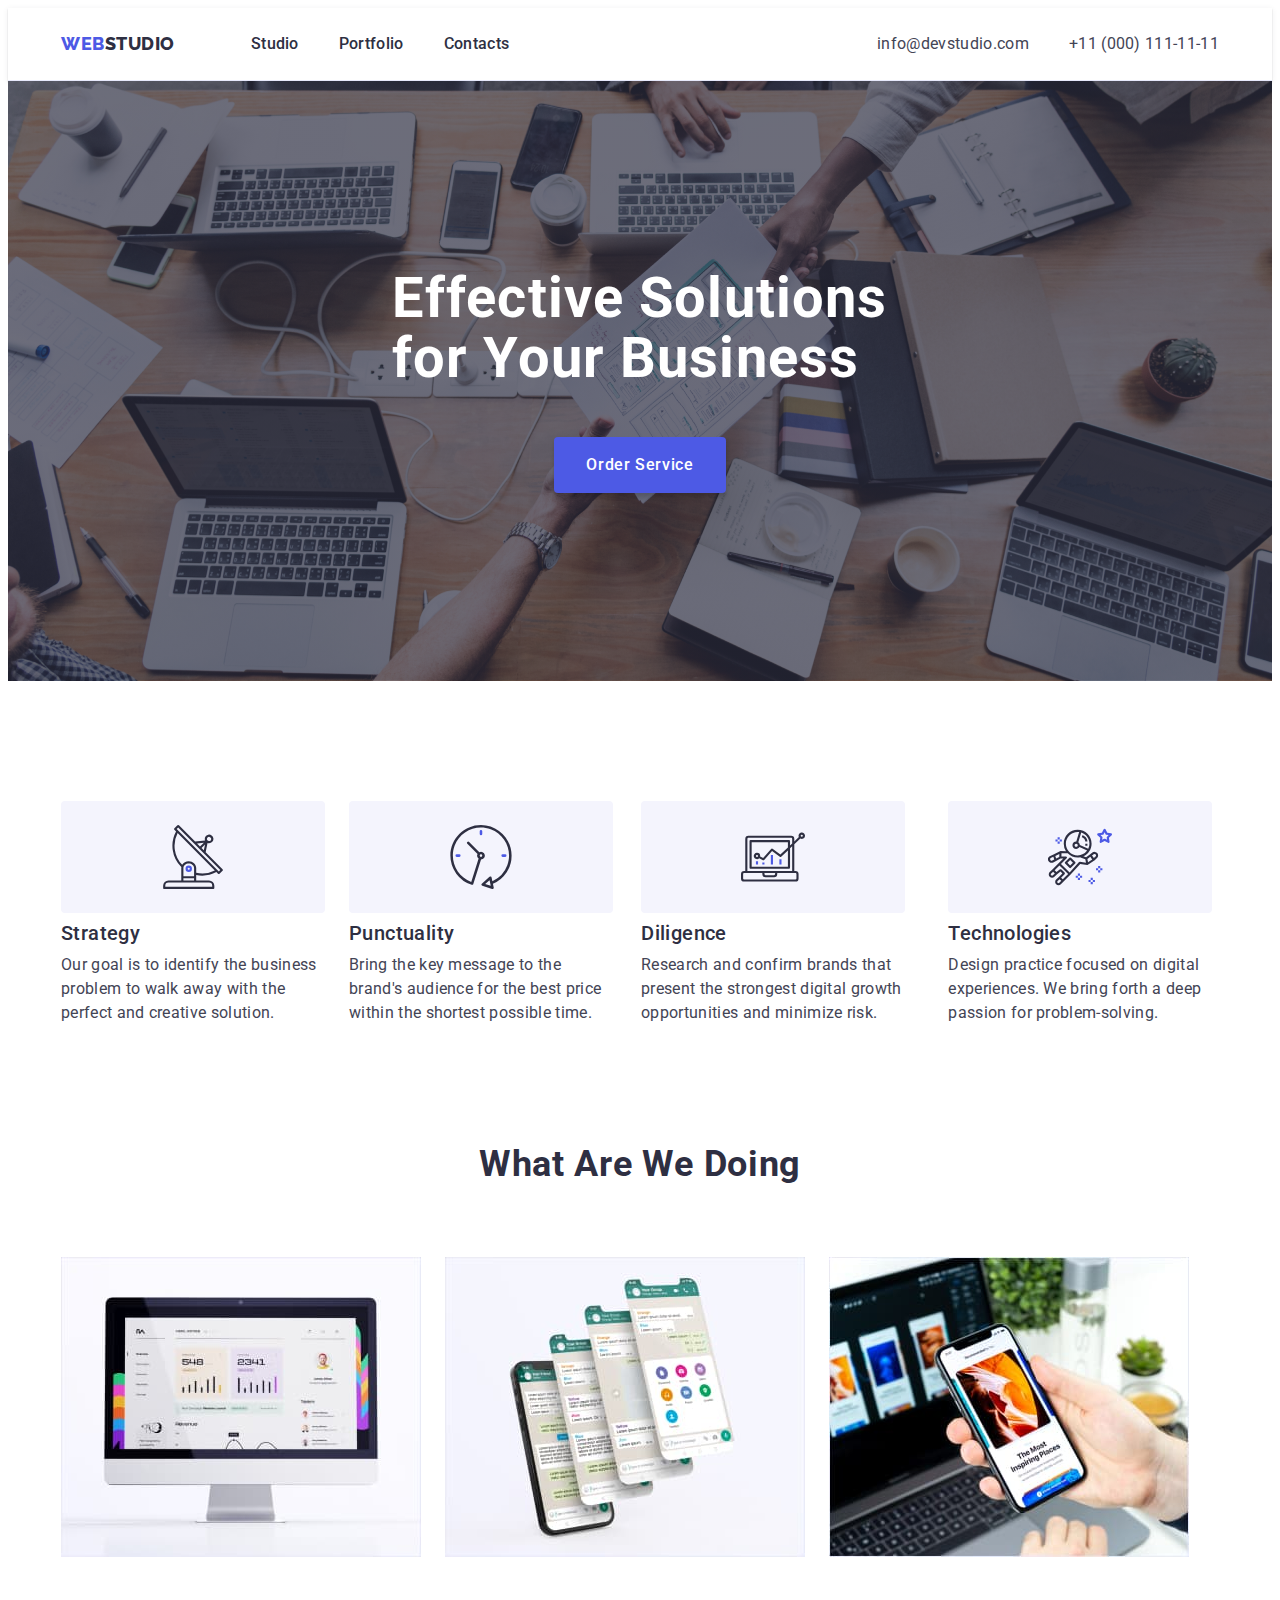
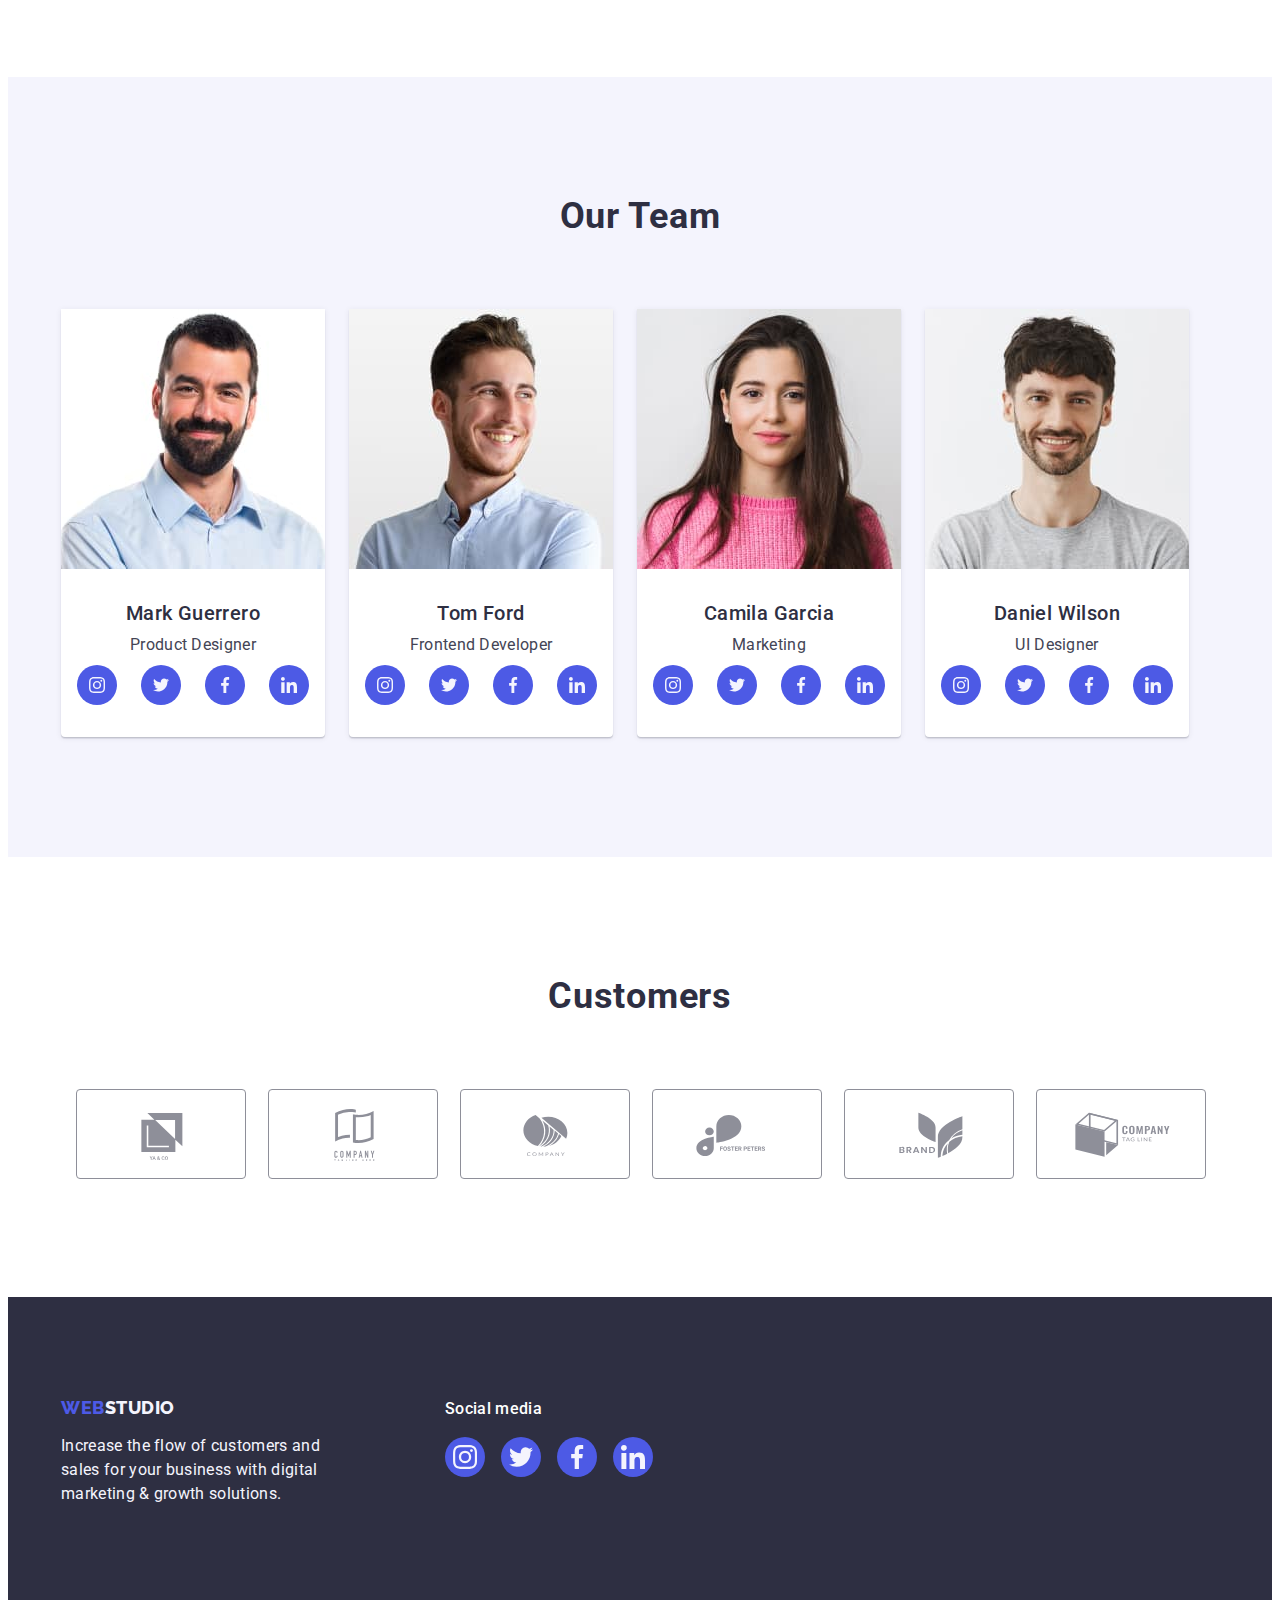
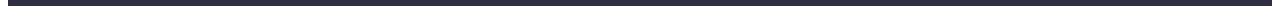
<file: index.html>
<!DOCTYPE html>
<html lang="en">
  <head>
    <meta charset="UTF-8" />
    <meta http-equiv="X-UA-Compatible" content="IE=edge" />
    <meta name="viewport" content="width=device-width, initial-scale=1.0" />
    <title>WebStudio</title>
    <link rel="preconnect" href="https://fonts.googleapis.com" />
    <link rel="preconnect" href="https://fonts.gstatic.com" crossorigin />
    <link
      href="https://fonts.googleapis.com/css2?family=Raleway:wght@800&family=Roboto:wght@400;500;700;900&display=swap"
      rel="stylesheet"
    />
    <link
      rel="stylesheet"
      href="https://cdnjs.cloudflare.com/ajax/libs/modern-normalize/2.0.0/modern-normalize.min.css"
      integrity="sha512-4xo8blKMVCiXpTaLzQSLSw3KFOVPWhm/TRtuPVc4WG6kUgjH6J03IBuG7JZPkcWMxJ5huwaBpOpnwYElP/m6wg=="
      crossorigin="anonymous"
      referrerpolicy="no-referrer"
    />
    <link rel="stylesheet" href="./css/styles.css" />
  </head>
  <body>
    <!-- HEADER -->
    <header class="header-page">
      <div class="header-container container">
        <nav class="header-nav">
          <a href="./index.html" class="logotype link"
            >Web<span class="logo-header">Studio</span></a
          >
          <ul class="header-nav-list list">
            <li class="header-nav-item">
              <a href="./index.html" class="header-nav-link link">Studio</a>
            </li>
            <li class="header-nav-item">
              <a href="./portfolio.html" class="header-nav-link link"
                >Portfolio</a
              >
            </li>
            <li class="header-nav-item">
              <a href="" class="header-nav-link link">Contacts</a>
            </li>
          </ul>
        </nav>
        <address class="header-contacts">
          <ul class="header-contacts-list list">
            <li class="header-contacts-item">
              <a
                href="mailto:info@devstudio.com"
                class="header-contacts-link link"
                >info@devstudio.com</a
              >
            </li>
            <li>
              <a href="tel:+110001111111" class="header-contacts-link link"
                >+11 (000) 111-11-11</a
              >
            </li>
          </ul>
        </address>
      </div>
    </header>
    <main>
      <!-- SECTION HERO -->
      <section class="hero">
        <div class="container">
          <h1 class="hero-title">Effective Solutions for Your Business</h1>
          <button type="button" class="hero-btn">Order Service</button>
        </div>
      </section>
      <!-- SECTION OUR ADVANTAGES -->
      <section class="advantages section">
        <div class="container">
          <h2 class="visually-hidden">Our advantages</h2>
          <ul class="advantages-list list">
            <li class="advantages-item">
              <div class="advantages-wrapper">
                <svg class="advantages-icon" width="64" height="64">
                  <use href="./images/icons.svg#icon-antenna"></use>
                </svg>
              </div>
              <h3 class="section-subtitle">Strategy</h3>
              <p class="section-text">
                Our goal is to identify the business problem to walk away with
                the perfect and creative solution.
              </p>
            </li>
            <li class="advantages-item">
              <div class="advantages-wrapper">
                <svg class="advantages-icon" width="64" height="64">
                  <use href="./images/icons.svg#icon-clock"></use>
                </svg>
              </div>
              <h3 class="section-subtitle">Punctuality</h3>
              <p class="section-text">
                Bring the key message to the brand's audience for the best price
                within the shortest possible time.
              </p>
            </li>
            <li class="advantages-item">
              <div class="advantages-wrapper">
                <svg class="advantages-icon" width="64" height="64">
                  <use href="./images/icons.svg#icon-diagram"></use>
                </svg>
              </div>
              <h3 class="section-subtitle">Diligence</h3>
              <p class="section-text">
                Research and confirm brands that present the strongest digital
                growth opportunities and minimize risk.
              </p>
            </li>
            <li class="advantages-item">
              <div class="advantages-wrapper">
                <svg class="advantages-icon" width="64" height="64">
                  <use href="./images/icons.svg#icon-astronaut"></use>
                </svg>
              </div>
              <h3 class="section-subtitle">Technologies</h3>
              <p class="section-text">
                Design practice focused on digital experiences. We bring forth a
                deep passion for problem-solving.
              </p>
            </li>
          </ul>
        </div>
      </section>
      <!-- SECTION OUR WORK -->
      <section class="work section">
        <div class="container">
          <h2 class="section-title">What are we doing</h2>
          <ul class="work-list list">
            <li class="work-item">
              <img
                src="./images/img1.jpg"
                alt="monitor"
                width="360"
                height="300"
              />
            </li>
            <li class="work-item">
              <img
                src="./images/img2.jpg"
                alt="smartphone"
                width="360"
                height="300"
              />
            </li>
            <li class="work-item">
              <img
                src="./images/img3.jpg"
                alt="laptop with smartphone"
                width="360"
                height="300"
              />
            </li>
          </ul>
        </div>
      </section>
      <!-- SECTION OUR TEAM -->
      <section class="team section">
        <div class="container">
          <h2 class="section-title">Our Team</h2>
          <ul class="team-list list">
            <li class="team-item">
              <img
                src="./images/mark.jpg"
                alt="Mark Guerrero"
                width="264"
                height="260"
              />
              <div class="team-wrapping">
                <h3 class="section-subtitle">Mark Guerrero</h3>
                <p class="section-text">Product Designer</p>
                <ul class="team-soc-list list">
                  <li class="team-soc-item">
                    <a
                      href=""
                      class="team-soc-link link"
                      target="_blank"
                      rel="noopener noreferrer"
                    >
                      <svg class="team-soc-icon" width="16" height="16">
                        <use href="./images/icons.svg#icon-instagram"></use>
                      </svg>
                    </a>
                  </li>
                  <li class="team-soc-item">
                    <a
                      href=""
                      class="team-soc-link link"
                      target="_blank"
                      rel="noopener noreferrer"
                    >
                      <svg class="team-soc-icon" width="16" height="16">
                        <use href="./images/icons.svg#icon-twitter"></use>
                      </svg>
                    </a>
                  </li>
                  <li class="team-soc-item">
                    <a
                      href=""
                      class="team-soc-link link"
                      target="_blank"
                      rel="noopener noreferrer"
                    >
                      <svg class="team-soc-icon" width="16" height="16">
                        <use href="./images/icons.svg#icon-facebook"></use>
                      </svg>
                    </a>
                  </li>
                  <li class="team-soc-item">
                    <a
                      href=""
                      class="team-soc-link link"
                      target="_blank"
                      rel="noopener noreferrer"
                    >
                      <svg class="team-soc-icon" width="16" height="16">
                        <use href="./images/icons.svg#icon-linkedin"></use>
                      </svg>
                    </a>
                  </li>
                </ul>
              </div>
            </li>
            <li class="team-item">
              <img
                src="./images/tom.jpg"
                alt="Tom Ford"
                width="264"
                height="260"
              />
              <div class="team-wrapping">
                <h3 class="section-subtitle">Tom Ford</h3>
                <p class="section-text">Frontend Developer</p>
                <ul class="team-soc-list list">
                  <li class="team-soc-item">
                    <a
                      href=""
                      class="team-soc-link link"
                      target="_blank"
                      rel="noopener noreferrer"
                    >
                      <svg class="team-soc-icon" width="16" height="16">
                        <use href="./images/icons.svg#icon-instagram"></use>
                      </svg>
                    </a>
                  </li>
                  <li class="team-soc-item">
                    <a
                      href=""
                      class="team-soc-link link"
                      target="_blank"
                      rel="noopener noreferrer"
                    >
                      <svg class="team-soc-icon" width="16" height="16">
                        <use href="./images/icons.svg#icon-twitter"></use>
                      </svg>
                    </a>
                  </li>
                  <li class="team-soc-item">
                    <a
                      href=""
                      class="team-soc-link link"
                      target="_blank"
                      rel="noopener noreferrer"
                    >
                      <svg class="team-soc-icon" width="16" height="16">
                        <use href="./images/icons.svg#icon-facebook"></use>
                      </svg>
                    </a>
                  </li>
                  <li class="team-soc-item">
                    <a
                      href=""
                      class="team-soc-link link"
                      target="_blank"
                      rel="noopener noreferrer"
                    >
                      <svg class="team-soc-icon" width="16" height="16">
                        <use href="./images/icons.svg#icon-linkedin"></use>
                      </svg>
                    </a>
                  </li>
                </ul>
              </div>
            </li>
            <li class="team-item">
              <img
                src="./images/camilia.jpg"
                alt="Camila Garcia"
                width="264"
                height="260"
              />
              <div class="team-wrapping">
                <h3 class="section-subtitle">Camila Garcia</h3>
                <p class="section-text">Marketing</p>
                <ul class="team-soc-list list">
                  <li class="team-soc-item">
                    <a
                      href=""
                      class="team-soc-link link"
                      target="_blank"
                      rel="noopener noreferrer"
                    >
                      <svg class="team-soc-icon" width="16" height="16">
                        <use href="./images/icons.svg#icon-instagram"></use>
                      </svg>
                    </a>
                  </li>
                  <li class="team-soc-item">
                    <a
                      href=""
                      class="team-soc-link link"
                      target="_blank"
                      rel="noopener noreferrer"
                    >
                      <svg class="team-soc-icon" width="16" height="16">
                        <use href="./images/icons.svg#icon-twitter"></use>
                      </svg>
                    </a>
                  </li>
                  <li class="team-soc-item">
                    <a
                      href=""
                      class="team-soc-link link"
                      target="_blank"
                      rel="noopener noreferrer"
                    >
                      <svg class="team-soc-icon" width="16" height="16">
                        <use href="./images/icons.svg#icon-facebook"></use>
                      </svg>
                    </a>
                  </li>
                  <li class="team-soc-item">
                    <a
                      href=""
                      class="team-soc-link link"
                      target="_blank"
                      rel="noopener noreferrer"
                    >
                      <svg class="team-soc-icon" width="16" height="16">
                        <use href="./images/icons.svg#icon-linkedin"></use>
                      </svg>
                    </a>
                  </li>
                </ul>
              </div>
            </li>
            <li class="team-item">
              <img
                src="./images/danial.jpg"
                alt="Daniel Wilson"
                width="264"
                height="260"
              />
              <div class="team-wrapping">
                <h3 class="section-subtitle">Daniel Wilson</h3>
                <p class="section-text">UI Designer</p>
                <ul class="team-soc-list list">
                  <li class="team-soc-item">
                    <a
                      href=""
                      class="team-soc-link link"
                      target="_blank"
                      rel="noopener noreferrer"
                    >
                      <svg class="team-soc-icon" width="16" height="16">
                        <use href="./images/icons.svg#icon-instagram"></use>
                      </svg>
                    </a>
                  </li>
                  <li class="team-soc-item">
                    <a
                      href=""
                      class="team-soc-link link"
                      target="_blank"
                      rel="noopener noreferrer"
                    >
                      <svg class="team-soc-icon" width="16" height="16">
                        <use href="./images/icons.svg#icon-twitter"></use>
                      </svg>
                    </a>
                  </li>
                  <li class="team-soc-item">
                    <a
                      href=""
                      class="team-soc-link link"
                      target="_blank"
                      rel="noopener noreferrer"
                    >
                      <svg class="team-soc-icon" width="16" height="16">
                        <use href="./images/icons.svg#icon-facebook"></use>
                      </svg>
                    </a>
                  </li>
                  <li class="team-soc-item">
                    <a
                      href=""
                      class="team-soc-link link"
                      target="_blank"
                      rel="noopener noreferrer"
                    >
                      <svg class="team-soc-icon" width="16" height="16">
                        <use href="./images/icons.svg#icon-linkedin"></use>
                      </svg>
                    </a>
                  </li>
                </ul>
              </div>
            </li>
          </ul>
        </div>
      </section>
      <!--SECTION CUSTOMERS -->
      <section class="customers section">
        <div class="container">
          <h2 class="section-title">Customers</h2>
          <ul class="customers-list list">
            <li class="customers-item">
              <a
                href=""
                class="customers-link link"
                target="_blank"
                rel="noopener noreferrer"
              >
                <svg class="customers-icon" width="104" height="56">
                  <use href="./images/icons.svg#icon-logo1"></use>
                </svg>
              </a>
            </li>
            <li class="customers-item">
              <a
                href=""
                class="customers-link link"
                target="_blank"
                rel="noopener noreferrer"
              >
                <svg class="customers-icon" width="104" height="56">
                  <use href="./images/icons.svg#icon-logo2"></use>
                </svg>
              </a>
            </li>
            <li class="customers-item">
              <a
                href=""
                class="customers-link link"
                target="_blank"
                rel="noopener noreferrer"
              >
                <svg class="customers-icon" width="104" height="56">
                  <use href="./images/icons.svg#icon-logo3"></use>
                </svg>
              </a>
            </li>
            <li class="customers-item">
              <a
                href=""
                class="customers-link link"
                target="_blank"
                rel="noopener noreferrer"
              >
                <svg class="customers-icon" width="104" height="56">
                  <use href="./images/icons.svg#icon-logo4"></use>
                </svg>
              </a>
            </li>
            <li class="customers-item">
              <a
                href=""
                class="customers-link link"
                target="_blank"
                rel="noopener noreferrer"
              >
                <svg class="customers-icon" width="104" height="56">
                  <use href="./images/icons.svg#icon-logo5"></use>
                </svg>
              </a>
            </li>
            <li class="customers-item">
              <a
                href=""
                class="customers-link link"
                target="_blank"
                rel="noopener noreferrer"
              >
                <svg class="customers-icon" width="104" height="56">
                  <use href="./images/icons.svg#icon-logo6"></use>
                </svg>
              </a>
            </li>
          </ul>
        </div>
      </section>
    </main>
    <!-- FOOTER -->
    <footer class="footer">
      <div class="container footer-container">
        <div class="footer-text-wrapper">
          <a href="./index.html" class="logotype link"
            >Web<span class="logo-footer">Studio</span></a
          >
          <p class="footer-text section-text">
            Increase the flow of customers and sales for your business with
            digital marketing & growth solutions.
          </p>
        </div>
        <div class="footer-soc-wrapper">
          <p class="footer-soc-text">Social media</p>
          <ul class="footer-soc-list list">
            <li class="footer-soc-item">
              <a
                href=""
                class="footer-soc-link link"
                target="_blank"
                rel="noopener noreferrer"
              >
                <svg class="footer-soc-icon" width="24" height="24">
                  <use href="./images/icons.svg#icon-instagram"></use>
                </svg>
              </a>
            </li>
            <li class="footer-soc-item">
              <a
                href=""
                class="footer-soc-link link"
                target="_blank"
                rel="noopener noreferrer"
              >
                <svg class="footer-soc-icon" width="24" height="24">
                  <use href="./images/icons.svg#icon-twitter"></use>
                </svg>
              </a>
            </li>
            <li class="footer-soc-item">
              <a
                href=""
                class="footer-soc-link link"
                target="_blank"
                rel="noopener noreferrer"
              >
                <svg class="footer-soc-icon" width="24" height="24">
                  <use href="./images/icons.svg#icon-facebook"></use>
                </svg>
              </a>
            </li>
            <li class="footer-soc-item">
              <a
                href=""
                class="footer-soc-link link"
                target="_blank"
                rel="noopener noreferrer"
              >
                <svg class="footer-soc-icon" width="24" height="24">
                  <use href="./images/icons.svg#icon-linkedin"></use>
                </svg>
              </a>
            </li>
          </ul>
        </div>
      </div>
    </footer>
  </body>
</html>
</file>
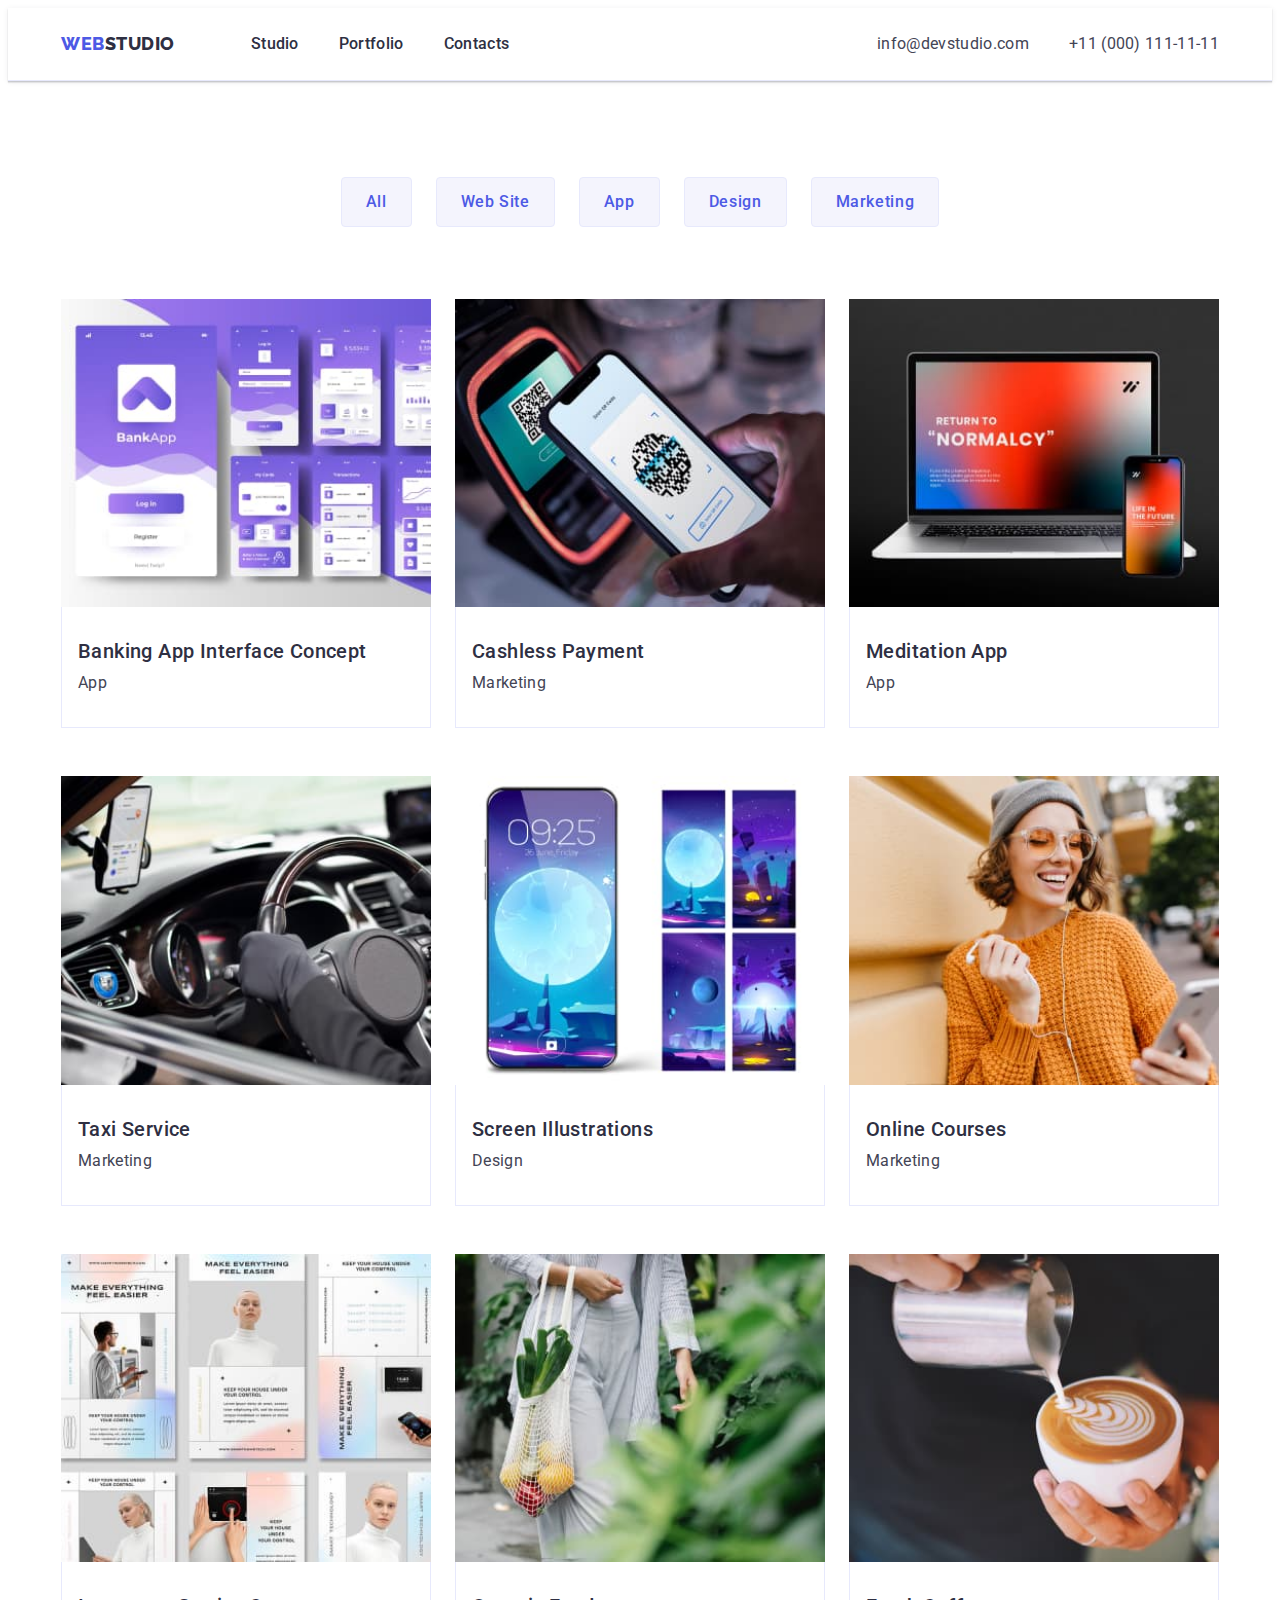
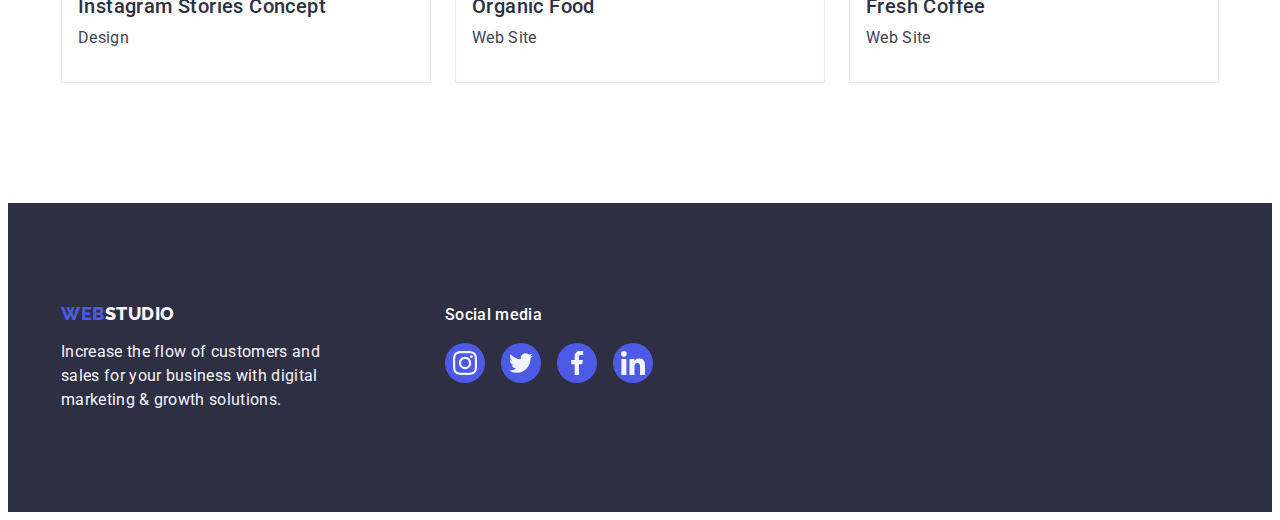
<file: portfolio.html>
<!DOCTYPE html>
<html lang="en">
  <head>
    <meta charset="UTF-8" />
    <meta http-equiv="X-UA-Compatible" content="IE=edge" />
    <meta name="viewport" content="width=device-width, initial-scale=1.0" />
    <title>Portfolio</title>
    <link rel="preconnect" href="https://fonts.googleapis.com" />
    <link rel="preconnect" href="https://fonts.gstatic.com" crossorigin />
    <link
      href="https://fonts.googleapis.com/css2?family=Raleway:wght@800&family=Roboto:wght@400;500;700;900&display=swap"
      rel="stylesheet"
    />
    <link
      rel="stylesheet"
      href="https://cdnjs.cloudflare.com/ajax/libs/modern-normalize/2.0.0/modern-normalize.min.css"
      integrity="sha512-4xo8blKMVCiXpTaLzQSLSw3KFOVPWhm/TRtuPVc4WG6kUgjH6J03IBuG7JZPkcWMxJ5huwaBpOpnwYElP/m6wg=="
      crossorigin="anonymous"
      referrerpolicy="no-referrer"
    />
    <link rel="stylesheet" href="./css/styles.css" />
  </head>
  <body>
    <!-- HEADER -->
    <header class="header-page">
      <div class="header-container container">
        <nav class="header-nav">
          <a href="./index.html" class="logotype link"
            >Web<span class="logo-header">Studio</span></a
          >
          <ul class="header-nav-list list">
            <li class="header-nav-item">
              <a href="./index.html" class="header-nav-link link">Studio</a>
            </li>
            <li class="header-nav-item">
              <a href="./portfolio.html" class="header-nav-link link"
                >Portfolio</a
              >
            </li>
            <li class="header-nav-item">
              <a href="" class="header-nav-link link">Contacts</a>
            </li>
          </ul>
        </nav>
        <address class="header-contacts">
          <ul class="header-contacts-list list">
            <li class="header-contacts-item">
              <a
                href="mailto:info@devstudio.com"
                class="header-contacts-link link"
                >info@devstudio.com</a
              >
            </li>
            <li>
              <a href="tel:+110001111111" class="header-contacts-link link"
                >+11 (000) 111-11-11</a
              >
            </li>
          </ul>
        </address>
      </div>
    </header>
    <main>
      <section class="portfolio">
        <div class="container">
          <h1 class="visually-hidden">Gallery</h1>
          <!-- BUTTONS FILTER -->
          <ul class="portfolio-btn-list list">
            <li class="portfolio-btn-item">
              <button type="button" class="portfolio-button">All</button>
            </li>
            <li class="portfolio-btn-item">
              <button type="button" class="portfolio-button">Web Site</button>
            </li>
            <li class="portfolio-btn-item">
              <button type="button" class="portfolio-button">App</button>
            </li>
            <li class="portfolio-btn-item">
              <button type="button" class="portfolio-button">Design</button>
            </li>
            <li class="portfolio-btn-item">
              <button type="button" class="portfolio-button">Marketing</button>
            </li>
          </ul>
          <!-- GALLERY CARDS LIST -->
          <ul class="portfolio-cards-list list">
            <li class="portfolio-cards-item">
              <a href="" class="portfolio-cards-link link">
                <img
                  src="./images/portfolio/portfolio-img-1.jpg"
                  alt="Banking App"
                  width="360"
                  height="300"
                />
                <div class="cards-wrappig">
                  <h2 class="section-subtitle">
                    Banking App Interface Concept
                  </h2>
                  <p class="section-text">App</p>
                </div>
              </a>
            </li>
            <li class="portfolio-cards-item">
              <a href="" class="portfolio-cards-link link">
                <img
                  src="./images/portfolio/portfolio-img-2.jpg"
                  alt="Cashless Payment"
                  width="360"
                  height="300"
                />
                <div class="cards-wrappig">
                  <h2 class="section-subtitle">Cashless Payment</h2>
                  <p class="section-text">Marketing</p>
                </div>
              </a>
            </li>
            <li class="portfolio-cards-item">
              <a href="" class="portfolio-cards-link link">
                <img
                  src="./images/portfolio/portfolio-img-3.jpg"
                  alt="Laptop with smartphone"
                  width="360"
                  height="300"
                />
                <div class="cards-wrappig">
                  <h2 class="section-subtitle">Meditation App</h2>
                  <p class="section-text">App</p>
                </div>
              </a>
            </li>
            <li class="portfolio-cards-item">
              <a href="" class="portfolio-cards-link link">
                <img
                  src="./images/portfolio/portfolio-img-4.jpg"
                  alt="Hands on the steering wheel of a car"
                  width="360"
                  height="300"
                />
                <div class="cards-wrappig">
                  <h2 class="section-subtitle">Taxi Service</h2>
                  <p class="section-text">Marketing</p>
                </div>
              </a>
            </li>
            <li class="portfolio-cards-item">
              <a href="" class="portfolio-cards-link link">
                <img
                  src="./images/portfolio/portfolio-img-5.jpg"
                  alt="Smartphone screen illustrations"
                  width="360"
                  height="300"
                />
                <div class="cards-wrappig">
                  <h2 class="section-subtitle">Screen Illustrations</h2>
                  <p class="section-text">Design</p>
                </div>
              </a>
            </li>
            <li class="portfolio-cards-item">
              <a href="" class="portfolio-cards-link link">
                <img
                  src="./images/portfolio/portfolio-img-6.jpg"
                  alt="Girl with smartphone in headphones"
                  width="360"
                  height="300"
                />
                <div class="cards-wrappig">
                  <h2 class="section-subtitle">Online Courses</h2>
                  <p class="section-text">Marketing</p>
                </div>
              </a>
            </li>
            <li class="portfolio-cards-item">
              <a href="" class="portfolio-cards-link link">
                <img
                  src="./images/portfolio/portfolio-img-7.jpg"
                  alt="Instagram Stories"
                  width="360"
                  height="300"
                />
                <div class="cards-wrappig">
                  <h2 class="section-subtitle">Instagram Stories Concept</h2>
                  <p class="section-text">Design</p>
                </div>
              </a>
            </li>
            <li class="portfolio-cards-item">
              <a href="" class="portfolio-cards-link link">
                <img
                  src="./images/portfolio/portfolio-img-8.jpg"
                  alt="Woman with bag in which fruits and vegetables"
                  width="360"
                  height="300"
                />
                <div class="cards-wrappig">
                  <h2 class="section-subtitle">Organic Food</h2>
                  <p class="section-text">Web Site</p>
                </div>
              </a>
            </li>
            <li class="portfolio-cards-item">
              <a href="" class="portfolio-cards-link link">
                <img
                  src="./images/portfolio/portfolio-img-9.jpg"
                  alt="Сup of coffee with cream"
                  width="360"
                  height="300"
                />
                <div class="cards-wrappig">
                  <h2 class="section-subtitle">Fresh Coffee</h2>
                  <p class="section-text">Web Site</p>
                </div>
              </a>
            </li>
          </ul>
        </div>
      </section>
    </main>
    <!-- FOOTER -->
    <footer class="footer">
      <div class="container footer-container">
        <div class="footer-text-wrapper">
          <a href="./index.html" class="logotype link"
            >Web<span class="logo-footer">Studio</span></a
          >
          <p class="footer-text section-text">
            Increase the flow of customers and sales for your business with
            digital marketing & growth solutions.
          </p>
        </div>
        <div class="footer-soc-wrapper">
          <p class="footer-soc-text">Social media</p>
          <ul class="footer-soc-list list">
            <li class="footer-soc-item">
              <a
                href=""
                class="footer-soc-link link"
                target="_blank"
                rel="noopener noreferrer"
              >
                <svg class="footer-soc-icon" width="24" height="24">
                  <use href="./images/icons.svg#icon-instagram"></use>
                </svg>
              </a>
            </li>
            <li class="footer-soc-item">
              <a
                href=""
                class="footer-soc-link link"
                target="_blank"
                rel="noopener noreferrer"
              >
                <svg class="footer-soc-icon" width="24" height="24">
                  <use href="./images/icons.svg#icon-twitter"></use>
                </svg>
              </a>
            </li>
            <li class="footer-soc-item">
              <a
                href=""
                class="footer-soc-link link"
                target="_blank"
                rel="noopener noreferrer"
              >
                <svg class="footer-soc-icon" width="24" height="24">
                  <use href="./images/icons.svg#icon-facebook"></use>
                </svg>
              </a>
            </li>
            <li class="footer-soc-item">
              <a
                href=""
                class="footer-soc-link link"
                target="_blank"
                rel="noopener noreferrer"
              >
                <svg class="footer-soc-icon" width="24" height="24">
                  <use href="./images/icons.svg#icon-linkedin"></use>
                </svg>
              </a>
            </li>
          </ul>
        </div>
      </div>
    </footer>
  </body>
</html>
</file>
<file: css/styles.css>
:root {
  --primary-text-color: #434455;
  --secondary-text-color: #2e2f42;
  --primary-brand-color: #4d5ae5;
  --accent-color: #404bbf;
  --hero-background-color: #2e2f42;
  --hero-btn-color: #4d5ae5;
  --hero-btn-hover-color: #404bbf;
  --footer-background-color: #2e2f42;
  --team-background-color: #f4f4fd;
  --primary-white-color: #ffffff;
  --light-cloud-color: #f4f4fd;
}

body {
  font-family: "Roboto", sans-serif;
  background-color: var(--primary-white-color);
  color: var(--primary-text-color);
}

p,
h1,
h2,
h3,
h4,
h5,
h6 {
  margin: 0;
}

ul {
  margin: 0;
  padding: 0;
}

img {
  display: block;
  width: 100%;
  height: auto;
}

button {
  cursor: pointer;
}

.container {
  width: 1158px;
  padding-left: 15px;
  padding-right: 15px;
  margin: 0 auto;
  /* outline: 1px solid red; */
}

.list {
  list-style: none;
}

.link {
  text-decoration: none;
}

.visually-hidden {
  position: absolute;
  white-space: nowrap;
  width: 1px;
  height: 1px;
  overflow: hidden;
  border: 0;
  padding: 0;
  clip: rect(0 0 0 0);
  clip-path: inset(50%);
  margin: -1px;
}

/**=============== COMPONENTS================== */

.section {
  padding-top: 120px;
  padding-bottom: 120px;
}

.section-title {
  margin-bottom: 72px;

  font-size: 36px;
  line-height: 1.11;
  text-align: center;
  letter-spacing: 0.02em;
  text-transform: capitalize;
  color: var(--secondary-text-color);
}

.section-subtitle {
  margin-bottom: 8px;

  font-weight: 500;
  font-size: 20px;
  line-height: 1.2;
  letter-spacing: 0.02em;
  color: var(--secondary-text-color);
}

.section-text {
  font-size: 16px;
  line-height: 1.5;
  letter-spacing: 0.02em;
  color: var(--primary-text-color);
}

/** =================HEADER ==================*/

.header-page {
  border-bottom: 1px solid #e7e9fc;
  box-shadow: 0px 2px 1px rgba(46, 47, 66, 0.08),
    0px 1px 1px rgba(46, 47, 66, 0.16), 0px 1px 6px rgba(46, 47, 66, 0.08);
}

.header-container {
  display: flex;
  align-items: center;
}

.header-nav {
  display: flex;
  align-items: center;
}

.logotype {
  margin-right: 76px;

  font-family: "Raleway", sans-serif;
  font-weight: 800;
  font-size: 18px;
  line-height: 1.17;
  letter-spacing: 0.03em;
  text-transform: uppercase;
  color: var(--primary-brand-color);
}

.logo-header {
  color: var(--secondary-text-color);
}

.header-nav-list {
  display: flex;
  gap: 40px;
  align-items: center;
}

.header-nav-item {
}

.header-nav-link {
  display: inline-block;
  padding-top: 24px;
  padding-bottom: 24px;

  font-weight: 500;
  font-size: 16px;
  line-height: 1.5;
  letter-spacing: 0.02em;
  color: var(--secondary-text-color);
}

.header-nav-link:hover,
.header-nav-link:focus {
  color: var(--accent-color);
}

/* .header-nav-link.current {
  color: var(--accent-color);
} */

.header-contacts {
  margin-left: auto;
  font-style: normal;
}

.header-contacts-list {
  display: flex;
  gap: 40px;
  align-items: center;
}

.header-contacts-item {
}

.header-contacts-link {
  display: inline-block;
  padding-top: 24px;
  padding-bottom: 24px;

  font-size: 16px;
  line-height: 1.5;
  letter-spacing: 0.02em;
  color: var(--primary-text-color);
}

.header-contacts-link:hover,
.header-contacts-link:focus {
  color: var(--accent-color);
}

/** ==================SECTION HERO =================*/

.hero {
  padding-top: 188px;
  padding-bottom: 188px;
  margin: 0 auto;
  max-width: 1440px;

  background-color: var(--hero-background-color);
  background-image: linear-gradient(
      rgba(46, 47, 66, 0.7),
      rgba(46, 47, 66, 0.7)
    ),
    url(../images/hero-bg.jpg);
  background-repeat: no-repeat;
  background-size: cover;
  background-position: center;
}

.hero-title {
  margin: 0 auto;
  margin-bottom: 48px;
  max-width: 496px;

  font-size: 56px;
  line-height: 1.07;
  letter-spacing: 0.02em;
  color: var(--primary-white-color);
}

.hero-btn {
  display: block;
  padding: 16px 32px;
  margin: 0 auto;
  min-width: 169px;
  height: 56px;

  font-family: inherit;
  font-weight: 500;
  font-size: 16px;
  line-height: 1.5;
  letter-spacing: 0.04em;
  color: var(--primary-white-color);
  background-color: var(--hero-btn-color);
  box-shadow: 0px 4px 4px rgba(0, 0, 0, 0.15);
  border-radius: 4px;
  border: none;
}

.hero-btn:hover,
.hero-btn:focus {
  background-color: var(--hero-btn-hover-color);
}

/** ===============SECTION OUR ADVANTAGES =============*/

.advantages-title {
}

.advantages-list {
  display: flex;
  gap: 24px;
}

.advantages-item {
  flex-basis: calc((100% -3 * 24px) / 4);
}

.advantages-wrapper {
  margin-bottom: 8px;
  width: 264px;
  height: 112px;

  background-color: #f4f4fd;
  border-radius: 4px;
  border: none;
  display: flex;
  justify-content: center;
  align-items: center;
}

.advantages-icon {
  display: block;
}

/** ===============SECTION OUR WORK=============*/

.work {
  padding-top: 0;
}

.work-list {
  display: flex;
  gap: 24px;
}

.work-item {
  flex-basis: calc((100% -2 * 24px) / 3);
}

/**==============SECTION OUR TEAM =============*/

.team {
  background-color: var(--team-background-color);
}

.team-list {
  display: flex;
  gap: 24px;

  text-align: center;
}

.team-item {
  width: calc((100% -3 * 24px) / 4);

  background-color: var(--primary-white-color);
  border-radius: 0px 0px 4px 4px;
  box-shadow: 0px 1px 6px rgba(46, 47, 66, 0.08),
    0px 1px 1px rgba(46, 47, 66, 0.16), 0px 2px 1px rgba(46, 47, 66, 0.08);
}

.team-wrapping {
  padding-top: 32px;
  padding-bottom: 32px;
  padding-left: 16px;
  padding-right: 16px;
  /* border-radius: 0px 0px 4px 4px;
  box-shadow: 0px 1px 6px rgba(46, 47, 66, 0.08),
    0px 1px 1px rgba(46, 47, 66, 0.16), 0px 2px 1px rgba(46, 47, 66, 0.08); */
}

.team-soc-list {
  display: flex;
  justify-content: center;
  align-items: center;
  gap: 24px;
  margin-top: 8px;
}

.team-soc-item {
  width: 40px;
  height: 40px;
}

.team-soc-link {
  display: flex;
  justify-content: center;
  align-items: center;
  width: 100%;
  height: 100%;
  border-radius: 50%;
  background-color: var(--primary-brand-color);
}

.team-soc-icon {
  fill: #f4f4fd;
}

.team-soc-link:hover,
.team-soc-link:focus {
  background-color: var(--accent-color);
}

/** ===================SECTION CUSTOMERS===================== */

.customers {
}

.customers-list {
  display: flex;
  justify-content: center;
  align-items: center;
  gap: 24px;
}

.customers-item {
  width: 168px;
  height: 88px;
}

.customers-link {
  display: flex;
  justify-content: center;
  align-items: center;
  width: 100%;
  height: 100%;
  border: 1px solid #8e8f99;
  border-radius: 4px;
  color: #8e8f99;
}

.customers-icon {
  fill: currentColor;
}

.customers-link:hover,
.customers-link:focus {
  border-color: var(--accent-color);
  color: var(--accent-color);
}

/**=================== FOOTER================= */

.footer {
  padding-top: 100px;
  padding-bottom: 100px;

  background-color: var(--footer-background-color);
}

.footer-container {
  display: flex;
  align-items: baseline;
}

.footer-text-wrapper {
  margin-right: 120px;
}

.logo-footer {
  color: var(--light-cloud-color);
}

.footer-text {
  color: var(--light-cloud-color);
  width: 264px;
}

.footer .logotype {
  display: inline-block;
  margin-bottom: 16px;
}

.footer-soc-text {
  margin-bottom: 16px;

  font-weight: 500;
  font-size: 16px;
  line-height: 1.5;
  letter-spacing: 0.02em;
  color: var(--primary-white-color);
}

.footer-soc-wrapper {
  width: 208px;
}

.footer-soc-list {
  display: flex;
  justify-content: center;
  align-items: center;
  gap: 16px;
}

.footer-soc-item {
  width: 40px;
  height: 40px;
}

.footer-soc-link {
  display: flex;
  justify-content: center;
  align-items: center;
  width: 100%;
  height: 100%;
  border-radius: 50%;
  background-color: var(--primary-brand-color);
}

.footer-soc-icon {
  fill: #f4f4fd;
}

.footer-soc-link:hover,
.footer-soc-link:focus {
  background-color: #31d0aa;
}

/* *================PORTFOLIO ===============*/

.portfolio {
  padding-top: 96px;
  padding-bottom: 120px;
}

/* *================PORTFOLIO BUTTONS===============*/

.portfolio-btn-list {
  display: flex;
  gap: 24px;
  margin-bottom: 72px;
  justify-content: center;
}

.portfolio-btn-item {
}

.portfolio-button {
  padding: 12px 24px;

  color: var(--primary-brand-color);
  background-color: var(--light-cloud-color);
  font-family: inherit;
  font-weight: 500;
  font-size: 16px;
  line-height: 1.5;
  text-align: center;
  letter-spacing: 0.04em;
  border: 1px solid #e7e9fc;
  border-radius: 4px;
}

.portfolio-button:hover,
.portfolio-button:focus {
  color: var(--primary-white-color);
  background-color: var(--accent-color);
  box-shadow: 0px 3px 1px rgba(0, 0, 0, 0.1), 0px 2px 1px rgba(0, 0, 0, 0.08),
    0px 2px 2px rgba(0, 0, 0, 0.12);
  border: 1px solid transparent;
}

/**================PORTFOLIO GALLERY CARDS LIST======================= */

.portfolio-cards-list {
  display: flex;
  flex-wrap: wrap;
  column-gap: 24px;
  row-gap: 48px;
}

.portfolio-cards-item {
  flex-basis: calc((100% - 2 * 24px) / 3);
}

.cards-wrappig {
  padding: 32px 16px;

  border: 1px solid #e7e9fc;
  border-top: none;
  /* outline: 1px solid teal; */
}

.portfolio-cards-link {
  display: block;
}

.portfolio-cards-link:hover .cards-wrappig,
.portfolio-cards-link:focus .cards-wrappig {
  border: 1px solid #f4f4fd;
  border-top: none;
}

.portfolio-cards-link:hover,
.portfolio-cards-link:focus {
  box-shadow: 0px 1px 6px rgba(46, 47, 66, 0.08),
    0px 1px 1px rgba(46, 47, 66, 0.16), 0px 2px 1px rgba(46, 47, 66, 0.08);
}
</file>
